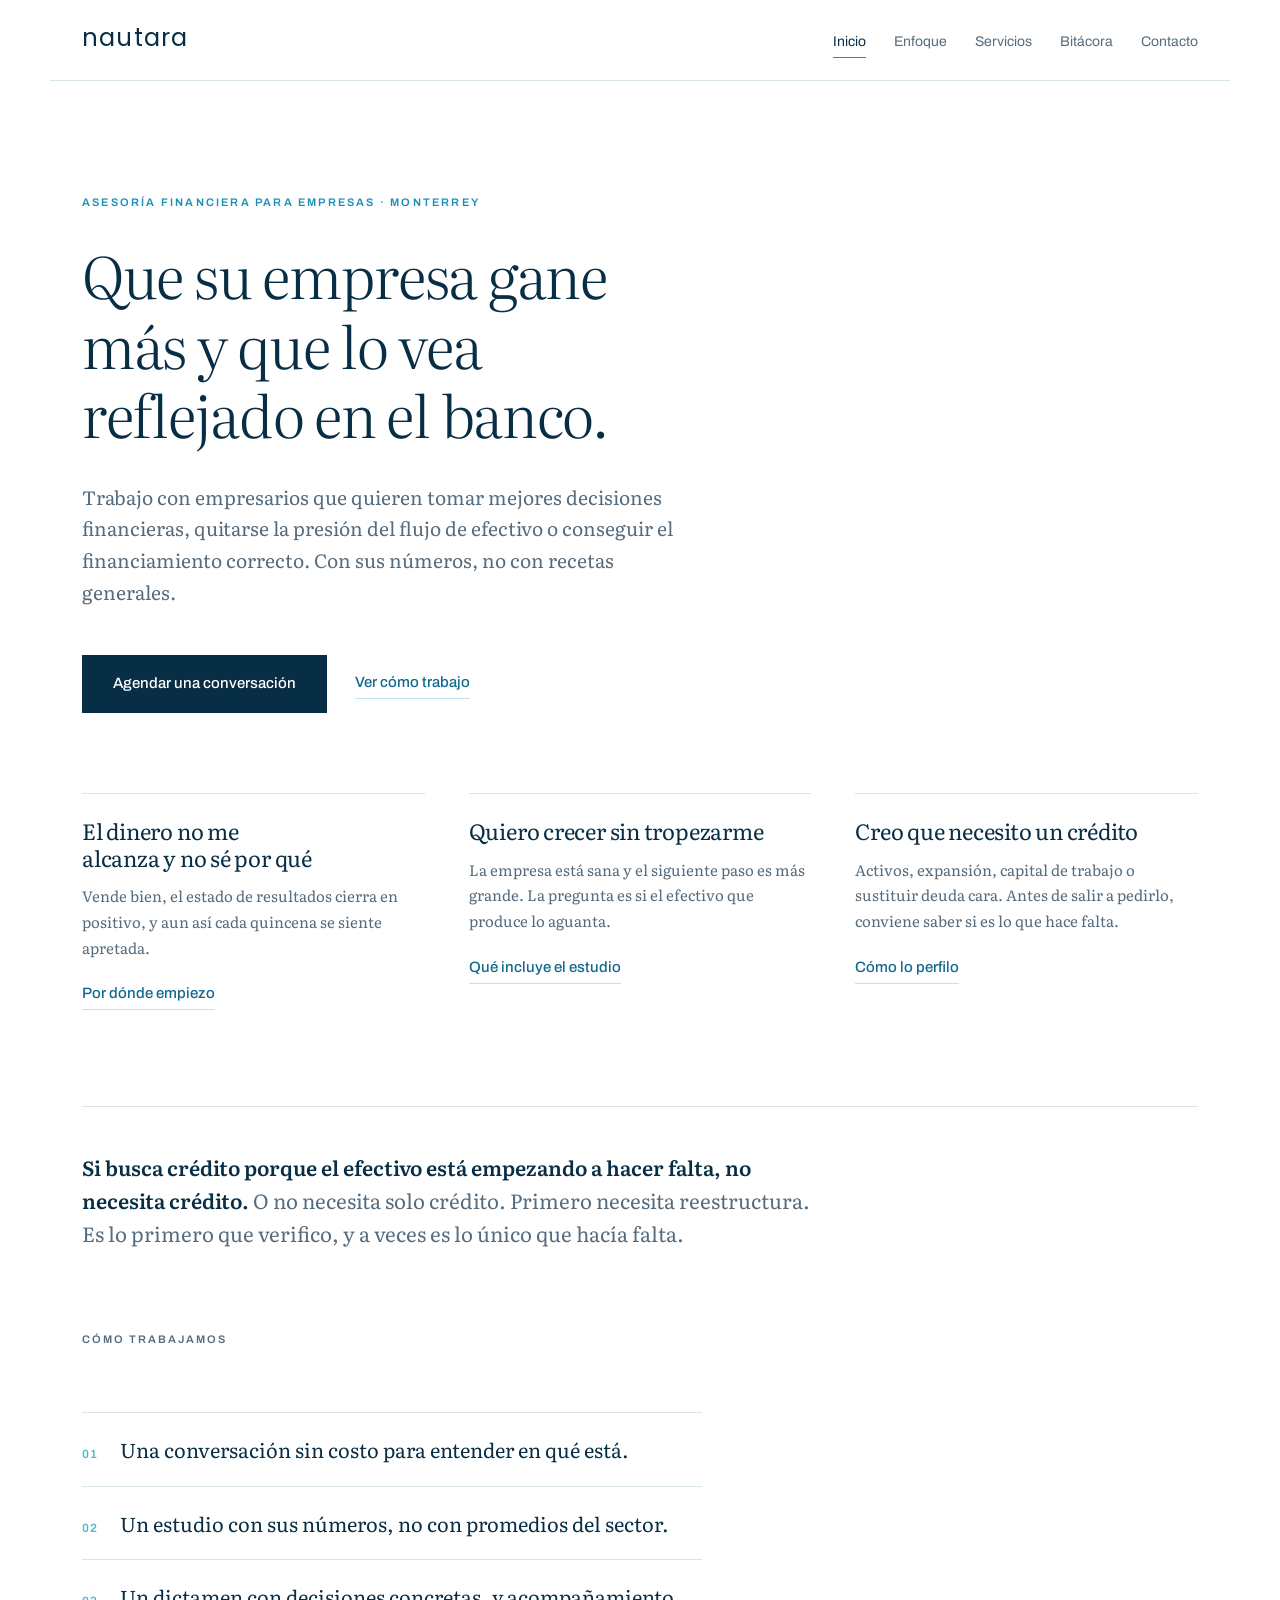
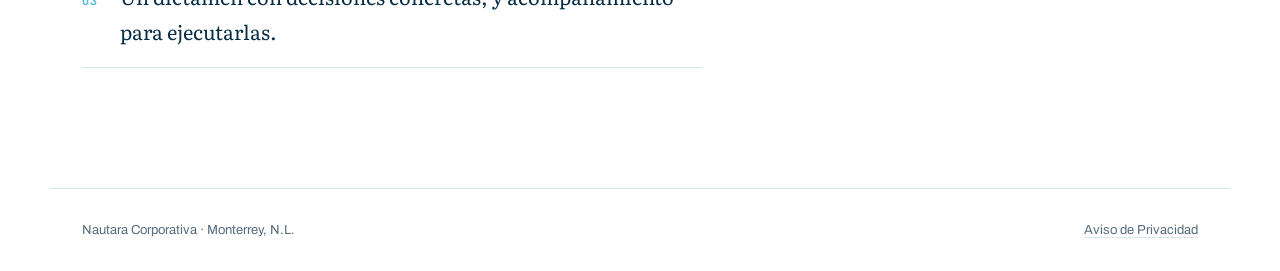
<file: index.html>
<!doctype html>
<html lang="es-MX">
<head>
<meta charset="utf-8">
<meta name="viewport" content="width=device-width, initial-scale=1">
<title>Nautara Corporativa · Asesoría financiera en Monterrey</title>
<meta name="description" content="Análisis de salud financiera y gestión de financiamiento para empresas en Monterrey, con base en el flujo de efectivo.">
<link rel="canonical" href="https://nautara.com.mx/">
<meta property="og:title" content="Nautara Corporativa · Asesoría financiera en Monterrey">
<meta property="og:description" content="Análisis de salud financiera y gestión de financiamiento para empresas en Monterrey, con base en el flujo de efectivo.">
<meta property="og:type" content="website">
<meta property="og:locale" content="es_MX">
<meta property="og:url" content="https://nautara.com.mx/">
<link rel="preconnect" href="https://fonts.gstatic.com" crossorigin>
<link rel="stylesheet" href="https://fonts.googleapis.com/css2?family=Poppins:wght@400&family=Literata:opsz,wght@7..72,300;7..72,400;7..72,600&family=Archivo:wght@400;500;600&display=swap">
<link rel="stylesheet" href="/assets/estilos.css">
</head>
<body>

<a class="saltar" href="#principal">Saltar al contenido</a>

<header class="barra">
  <div class="barra-in">
    <a class="logotipo" href="/">nautara</a>
    <nav aria-label="Principal">
      <a href="/" aria-current="page">Inicio</a>
      <a href="/enfoque/">Enfoque</a>
      <a href="/servicios/">Servicios</a>
      <a href="/bitacora/">Bitácora</a>
      <a href="/contacto/">Contacto</a>
    </nav>
  </div>
</header>

<main class="envoltura" id="principal">
  <p class="cejilla">Asesoría financiera para empresas · Monterrey</p>
  <h1>Que su empresa gane más y que lo vea reflejado en el banco.</h1>
  <p class="entrada">Trabajo con empresarios que quieren tomar mejores decisiones financieras, quitarse la presión del flujo de efectivo o conseguir el financiamiento correcto. Con sus números, no con recetas generales.</p>
  <div class="acciones">
    <a class="btn" href="/contacto/">Agendar una conversación</a>
    <a class="enlace" href="/servicios/">Ver cómo trabajo</a>
  </div>

  <div class="situaciones">
    <div class="situacion">
      <h3>El dinero no me alcanza y no sé por qué</h3>
      <p>Vende bien, el estado de resultados cierra en positivo, y aun así cada quincena se siente apretada.</p>
      <a class="enlace" href="/enfoque/">Por dónde empiezo</a>
    </div>
    <div class="situacion">
      <h3>Quiero crecer sin tropezarme</h3>
      <p>La empresa está sana y el siguiente paso es más grande. La pregunta es si el efectivo que produce lo aguanta.</p>
      <a class="enlace" href="/servicios/">Qué incluye el estudio</a>
    </div>
    <div class="situacion">
      <h3>Creo que necesito un crédito</h3>
      <p>Activos, expansión, capital de trabajo o sustituir deuda cara. Antes de salir a pedirlo, conviene saber si es lo que hace falta.</p>
      <a class="enlace" href="/servicios/">Cómo lo perfilo</a>
    </div>
  </div>

  <div class="aire"></div>
  <hr class="filete">
  <p class="destacado"><strong>Si busca crédito porque el efectivo está empezando a hacer falta, no necesita crédito.</strong> O no necesita solo crédito. Primero necesita reestructura. Es lo primero que verifico, y a veces es lo único que hacía falta.</p>

  <p class="sub" style="margin-top:clamp(56px,7vw,80px)">Cómo trabajamos</p>
  <ol class="preguntas">
    <li><b>01</b><span>Una conversación sin costo para entender en qué está.</span></li>
    <li><b>02</b><span>Un estudio con sus números, no con promedios del sector.</span></li>
    <li><b>03</b><span>Un dictamen con decisiones concretas, y acompañamiento para ejecutarlas.</span></li>
  </ol>

</main>

<footer>
  <div class="pie-in">
    <span>Nautara Corporativa · Monterrey, N.L.</span>
    <span><a href="/aviso-de-privacidad/">Aviso de Privacidad</a></span>
  </div>
</footer>

</body>
</html>
</file>
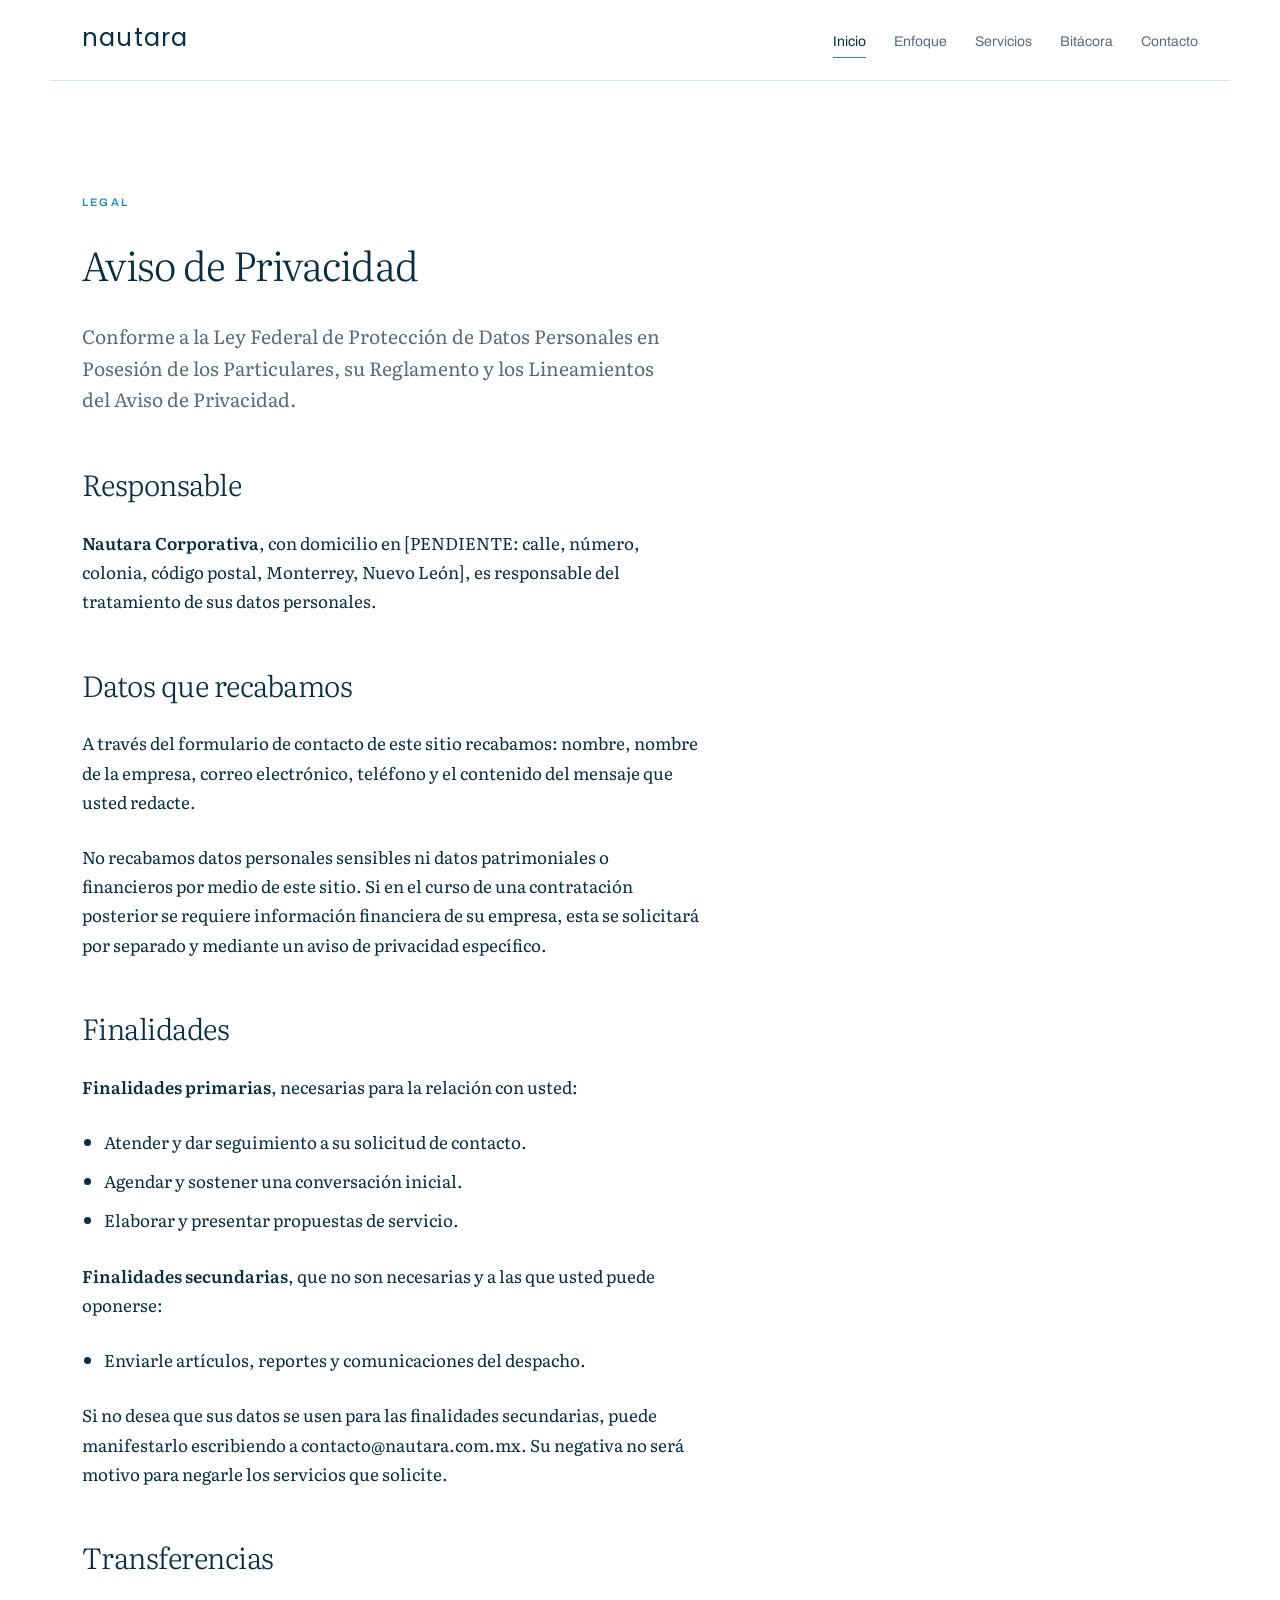
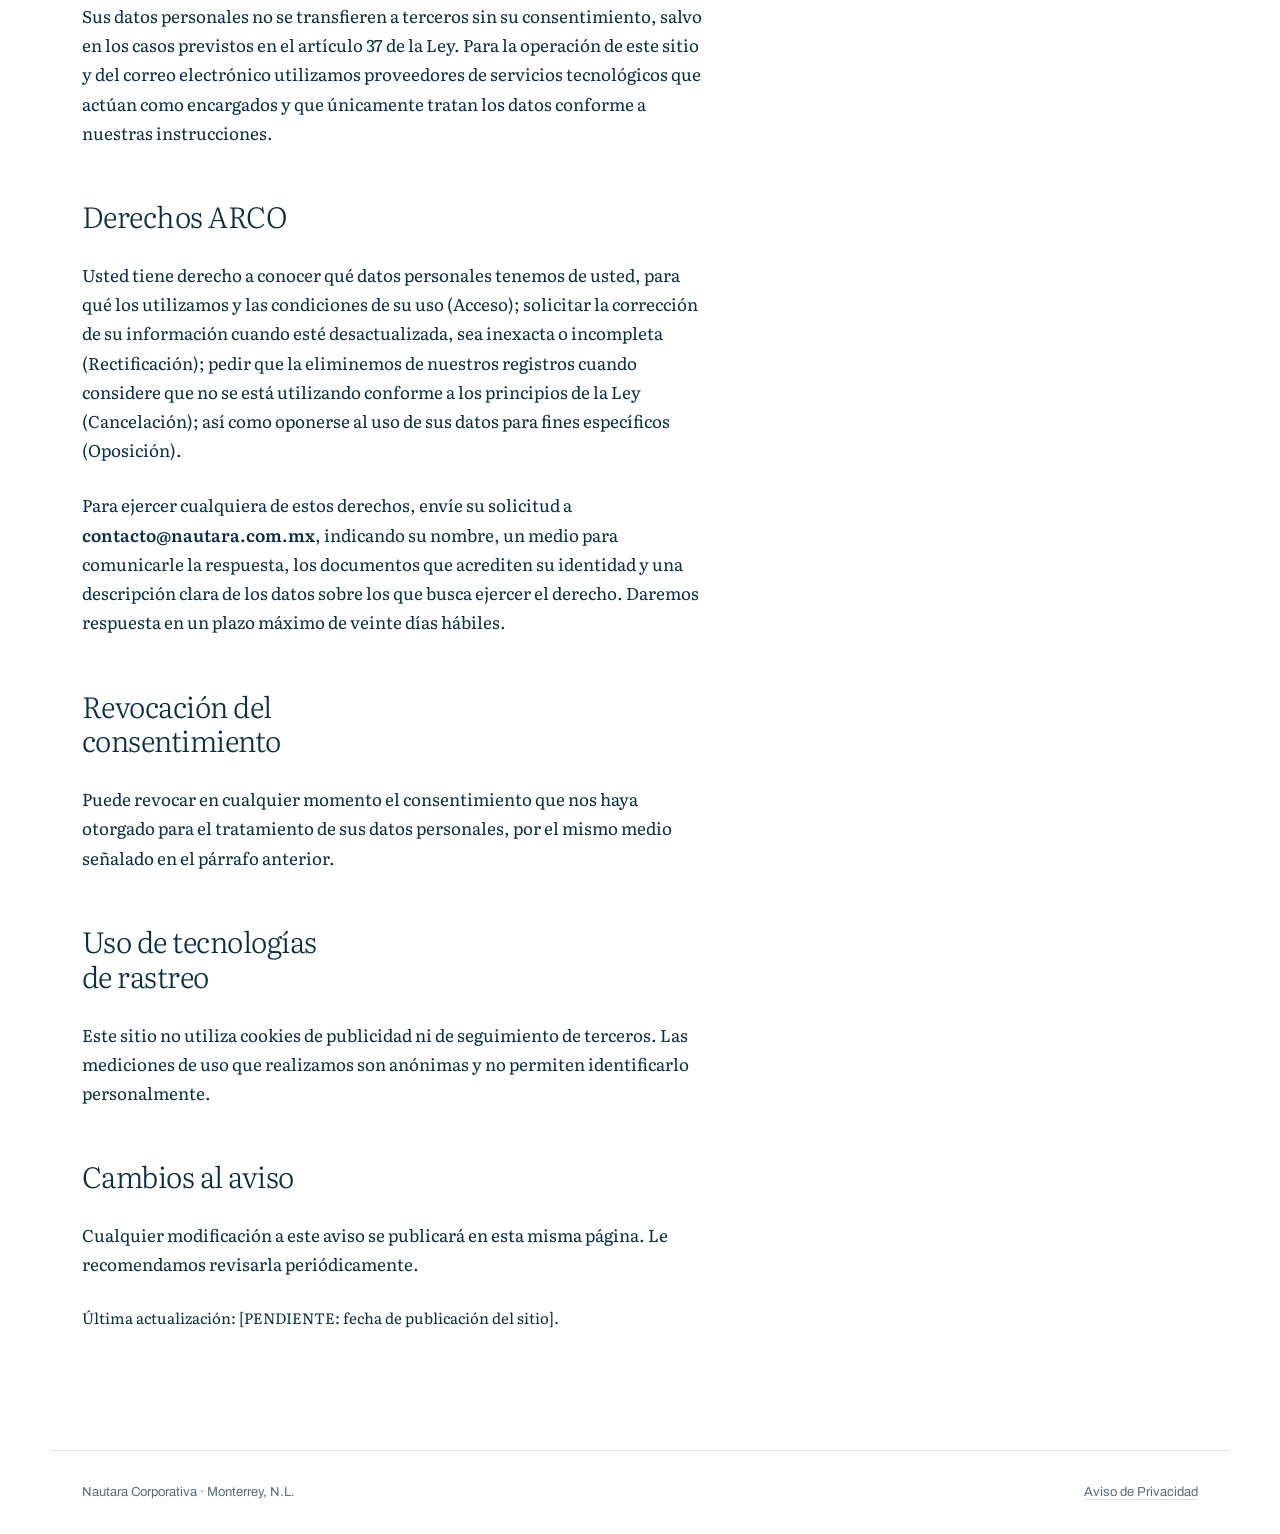
<file: aviso-de-privacidad/index.html>
<!doctype html>
<html lang="es-MX">
<head>
<meta charset="utf-8">
<meta name="viewport" content="width=device-width, initial-scale=1">
<title>Aviso de Privacidad · Nautara Corporativa</title>
<meta name="description" content="Aviso de privacidad de Nautara Corporativa conforme a la legislación mexicana.">
<link rel="canonical" href="https://nautara.com.mx/aviso-de-privacidad/">
<meta property="og:title" content="Aviso de Privacidad · Nautara Corporativa">
<meta property="og:description" content="Aviso de privacidad de Nautara Corporativa conforme a la legislación mexicana.">
<meta property="og:type" content="website">
<meta property="og:locale" content="es_MX">
<meta property="og:url" content="https://nautara.com.mx/aviso-de-privacidad/">
<link rel="preconnect" href="https://fonts.gstatic.com" crossorigin>
<link rel="stylesheet" href="https://fonts.googleapis.com/css2?family=Poppins:wght@400&family=Literata:opsz,wght@7..72,300;7..72,400;7..72,600&family=Archivo:wght@400;500;600&display=swap">
<link rel="stylesheet" href="/assets/estilos.css">
</head>
<body>

<a class="saltar" href="#principal">Saltar al contenido</a>

<header class="barra">
  <div class="barra-in">
    <a class="logotipo" href="/">nautara</a>
    <nav aria-label="Principal">
      <a href="/" aria-current="page">Inicio</a>
      <a href="/enfoque/">Enfoque</a>
      <a href="/servicios/">Servicios</a>
      <a href="/bitacora/">Bitácora</a>
      <a href="/contacto/">Contacto</a>
    </nav>
  </div>
</header>

<main class="envoltura" id="principal">
  <p class="cejilla">Legal</p>
  <h2>Aviso de Privacidad</h2>
  <p class="entrada">Conforme a la Ley Federal de Protección de Datos Personales en Posesión de los Particulares, su Reglamento y los Lineamientos del Aviso de Privacidad.</p>

  <div class="cuerpo">
    <h2>Responsable</h2>
    <p><strong>Nautara Corporativa</strong>, con domicilio en [PENDIENTE: calle, número, colonia, código postal, Monterrey, Nuevo León], es responsable del tratamiento de sus datos personales.</p>

    <h2>Datos que recabamos</h2>
    <p>A través del formulario de contacto de este sitio recabamos: nombre, nombre de la empresa, correo electrónico, teléfono y el contenido del mensaje que usted redacte.</p>
    <p>No recabamos datos personales sensibles ni datos patrimoniales o financieros por medio de este sitio. Si en el curso de una contratación posterior se requiere información financiera de su empresa, esta se solicitará por separado y mediante un aviso de privacidad específico.</p>

    <h2>Finalidades</h2>
    <p><strong>Finalidades primarias</strong>, necesarias para la relación con usted:</p>
    <ul>
      <li>Atender y dar seguimiento a su solicitud de contacto.</li>
      <li>Agendar y sostener una conversación inicial.</li>
      <li>Elaborar y presentar propuestas de servicio.</li>
    </ul>
    <p><strong>Finalidades secundarias</strong>, que no son necesarias y a las que usted puede oponerse:</p>
    <ul>
      <li>Enviarle artículos, reportes y comunicaciones del despacho.</li>
    </ul>
    <p>Si no desea que sus datos se usen para las finalidades secundarias, puede manifestarlo escribiendo a contacto@nautara.com.mx. Su negativa no será motivo para negarle los servicios que solicite.</p>

    <h2>Transferencias</h2>
    <p>Sus datos personales no se transfieren a terceros sin su consentimiento, salvo en los casos previstos en el artículo 37 de la Ley. Para la operación de este sitio y del correo electrónico utilizamos proveedores de servicios tecnológicos que actúan como encargados y que únicamente tratan los datos conforme a nuestras instrucciones.</p>

    <h2>Derechos ARCO</h2>
    <p>Usted tiene derecho a conocer qué datos personales tenemos de usted, para qué los utilizamos y las condiciones de su uso (Acceso); solicitar la corrección de su información cuando esté desactualizada, sea inexacta o incompleta (Rectificación); pedir que la eliminemos de nuestros registros cuando considere que no se está utilizando conforme a los principios de la Ley (Cancelación); así como oponerse al uso de sus datos para fines específicos (Oposición).</p>
    <p>Para ejercer cualquiera de estos derechos, envíe su solicitud a <strong>contacto@nautara.com.mx</strong>, indicando su nombre, un medio para comunicarle la respuesta, los documentos que acrediten su identidad y una descripción clara de los datos sobre los que busca ejercer el derecho. Daremos respuesta en un plazo máximo de veinte días hábiles.</p>

    <h2>Revocación del consentimiento</h2>
    <p>Puede revocar en cualquier momento el consentimiento que nos haya otorgado para el tratamiento de sus datos personales, por el mismo medio señalado en el párrafo anterior.</p>

    <h2>Uso de tecnologías de rastreo</h2>
    <p>Este sitio no utiliza cookies de publicidad ni de seguimiento de terceros. Las mediciones de uso que realizamos son anónimas y no permiten identificarlo personalmente.</p>

    <h2>Cambios al aviso</h2>
    <p>Cualquier modificación a este aviso se publicará en esta misma página. Le recomendamos revisarla periódicamente.</p>

    <p class="pie">Última actualización: [PENDIENTE: fecha de publicación del sitio].</p>
  </div>

</main>

<footer>
  <div class="pie-in">
    <span>Nautara Corporativa · Monterrey, N.L.</span>
    <span><a href="/aviso-de-privacidad/">Aviso de Privacidad</a></span>
  </div>
</footer>

</body>
</html>
</file>
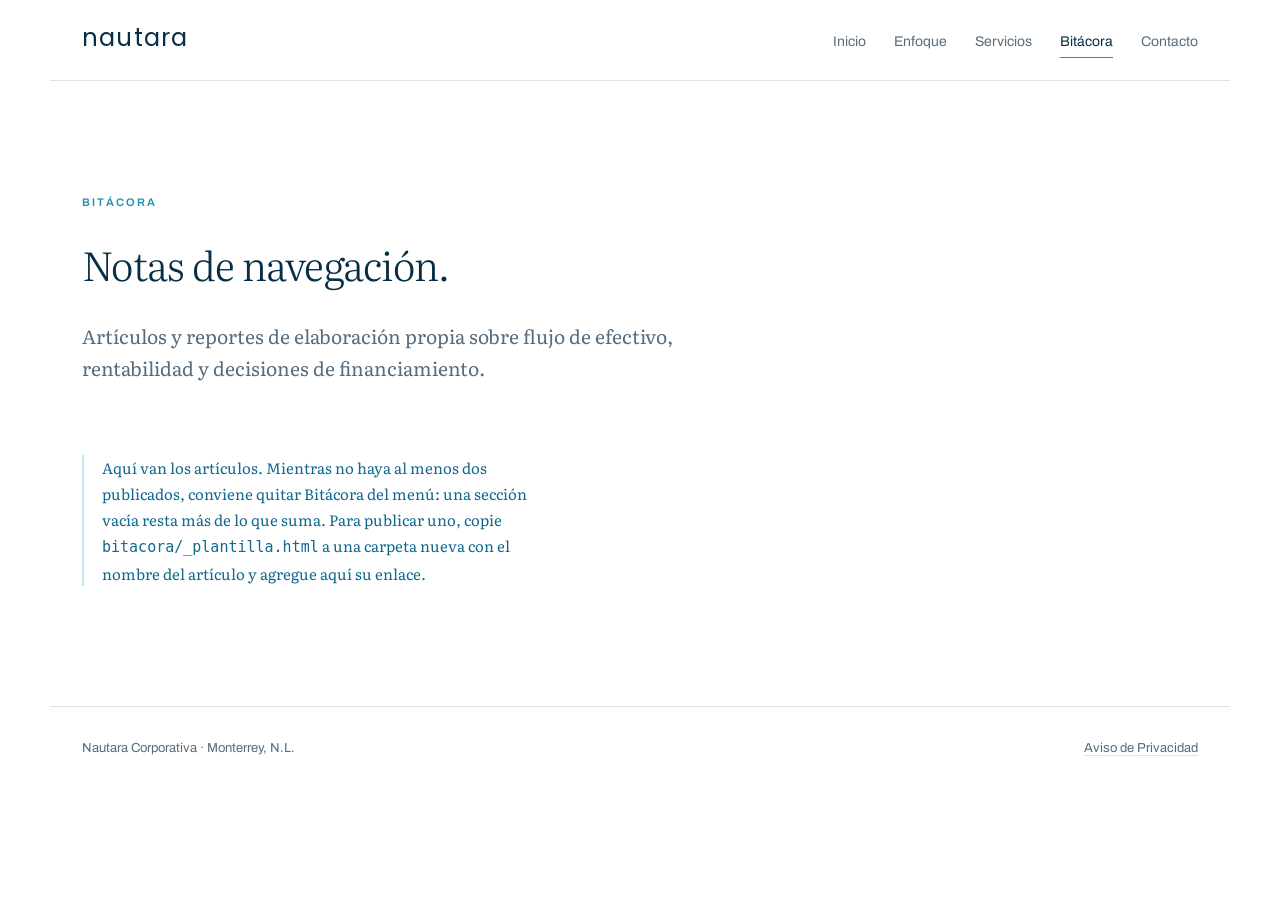
<file: bitacora/index.html>
<!doctype html>
<html lang="es-MX">
<head>
<meta charset="utf-8">
<meta name="viewport" content="width=device-width, initial-scale=1">
<title>Bitácora · Nautara Corporativa</title>
<meta name="description" content="Artículos y reportes sobre flujo de efectivo, rentabilidad y decisiones de financiamiento.">
<link rel="canonical" href="https://nautara.com.mx/bitacora/">
<meta property="og:title" content="Bitácora · Nautara Corporativa">
<meta property="og:description" content="Artículos y reportes sobre flujo de efectivo, rentabilidad y decisiones de financiamiento.">
<meta property="og:type" content="website">
<meta property="og:locale" content="es_MX">
<meta property="og:url" content="https://nautara.com.mx/bitacora/">
<link rel="preconnect" href="https://fonts.gstatic.com" crossorigin>
<link rel="stylesheet" href="https://fonts.googleapis.com/css2?family=Poppins:wght@400&family=Literata:opsz,wght@7..72,300;7..72,400;7..72,600&family=Archivo:wght@400;500;600&display=swap">
<link rel="stylesheet" href="/assets/estilos.css">
</head>
<body>

<a class="saltar" href="#principal">Saltar al contenido</a>

<header class="barra">
  <div class="barra-in">
    <a class="logotipo" href="/">nautara</a>
    <nav aria-label="Principal">
      <a href="/">Inicio</a>
      <a href="/enfoque/">Enfoque</a>
      <a href="/servicios/">Servicios</a>
      <a href="/bitacora/" aria-current="page">Bitácora</a>
      <a href="/contacto/">Contacto</a>
    </nav>
  </div>
</header>

<main class="envoltura" id="principal">
  <p class="cejilla">Bitácora</p>
  <h2>Notas de navegación.</h2>
  <p class="entrada">Artículos y reportes de elaboración propia sobre flujo de efectivo, rentabilidad y decisiones de financiamiento.</p>

  <div class="articulos">
    <p class="nota">Aquí van los artículos. Mientras no haya al menos dos publicados, conviene quitar Bitácora del menú: una sección vacía resta más de lo que suma. Para publicar uno, copie <code>bitacora/_plantilla.html</code> a una carpeta nueva con el nombre del artículo y agregue aquí su enlace.</p>
  </div>

</main>

<footer>
  <div class="pie-in">
    <span>Nautara Corporativa · Monterrey, N.L.</span>
    <span><a href="/aviso-de-privacidad/">Aviso de Privacidad</a></span>
  </div>
</footer>

</body>
</html>
</file>
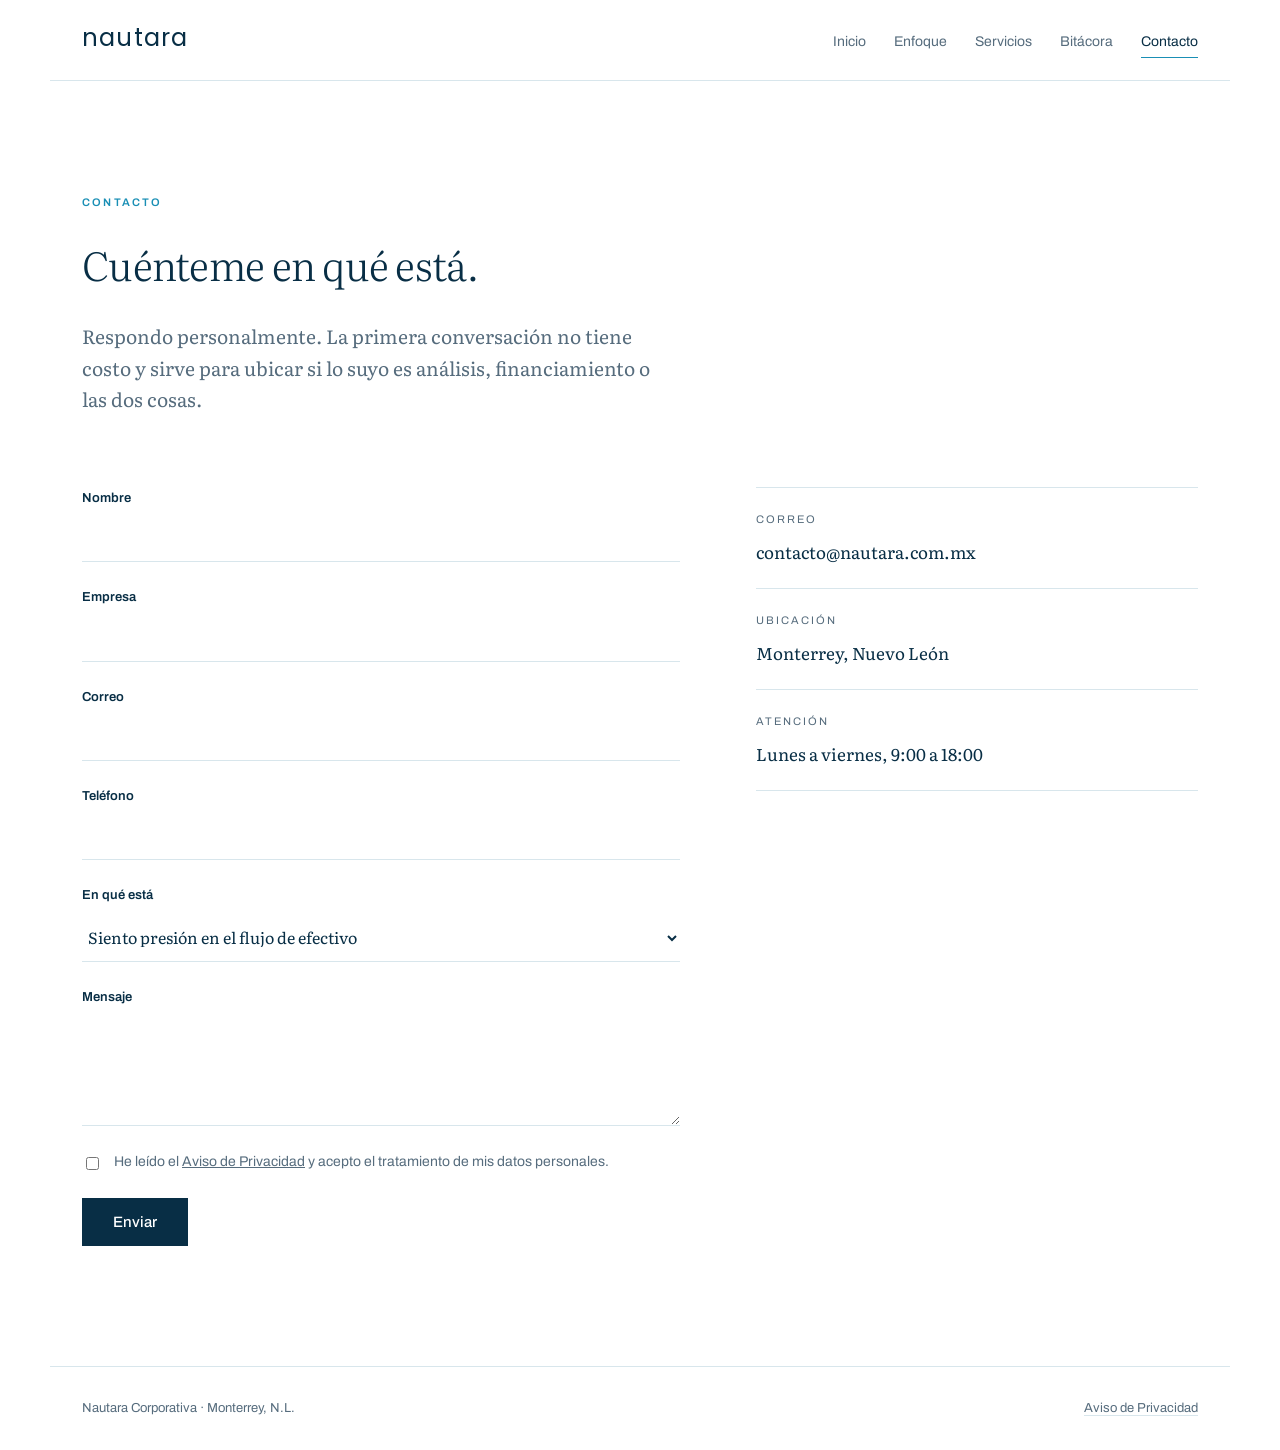
<file: contacto/index.html>
<!doctype html>
<html lang="es-MX">
<head>
<meta charset="utf-8">
<meta name="viewport" content="width=device-width, initial-scale=1">
<title>Contacto · Nautara Corporativa</title>
<meta name="description" content="Escríbanos para agendar una primera conversación sin costo sobre la salud financiera de su empresa.">
<link rel="canonical" href="https://nautara.com.mx/contacto/">
<meta property="og:title" content="Contacto · Nautara Corporativa">
<meta property="og:description" content="Escríbanos para agendar una primera conversación sin costo sobre la salud financiera de su empresa.">
<meta property="og:type" content="website">
<meta property="og:locale" content="es_MX">
<meta property="og:url" content="https://nautara.com.mx/contacto/">
<link rel="preconnect" href="https://fonts.gstatic.com" crossorigin>
<link rel="stylesheet" href="https://fonts.googleapis.com/css2?family=Poppins:wght@400&family=Literata:opsz,wght@7..72,300;7..72,400;7..72,600&family=Archivo:wght@400;500;600&display=swap">
<link rel="stylesheet" href="/assets/estilos.css">
</head>
<body>

<a class="saltar" href="#principal">Saltar al contenido</a>

<header class="barra">
  <div class="barra-in">
    <a class="logotipo" href="/">nautara</a>
    <nav aria-label="Principal">
      <a href="/">Inicio</a>
      <a href="/enfoque/">Enfoque</a>
      <a href="/servicios/">Servicios</a>
      <a href="/bitacora/">Bitácora</a>
      <a href="/contacto/" aria-current="page">Contacto</a>
    </nav>
  </div>
</header>

<main class="envoltura" id="principal">
  <p class="cejilla">Contacto</p>
  <h2>Cuénteme en qué está.</h2>
  <p class="entrada">Respondo personalmente. La primera conversación no tiene costo y sirve para ubicar si lo suyo es análisis, financiamiento o las dos cosas.</p>

  <div class="contacto">
    <form id="forma" action="https://api.web3forms.com/submit" method="POST">
      <!-- Pegar aqui la clave de acceso de Web3Forms. Ver README.md -->
      <input type="hidden" name="access_key" value="PENDIENTE-CLAVE-WEB3FORMS">
      <input type="hidden" name="subject" value="Nuevo mensaje desde nautara.com.mx">
      <input type="hidden" name="from_name" value="Sitio Nautara">
      <input type="checkbox" name="botcheck" class="oculto" style="display:none" tabindex="-1" autocomplete="off">

      <div class="campo">
        <label for="nombre">Nombre</label>
        <input id="nombre" name="nombre" type="text" autocomplete="name" required>
      </div>
      <div class="campo">
        <label for="empresa">Empresa</label>
        <input id="empresa" name="empresa" type="text" autocomplete="organization">
      </div>
      <div class="campo">
        <label for="correo">Correo</label>
        <input id="correo" name="correo" type="email" autocomplete="email" required>
      </div>
      <div class="campo">
        <label for="telefono">Teléfono</label>
        <input id="telefono" name="telefono" type="tel" autocomplete="tel">
      </div>
      <div class="campo">
        <label for="tema">En qué está</label>
        <select id="tema" name="tema">
          <option>Siento presión en el flujo de efectivo</option>
          <option>Quiero más eficiencia y mejores resultados</option>
          <option>Creo que necesito financiamiento</option>
          <option>Quiero valuar mi empresa</option>
          <option>Revisión contable y fiscal</option>
          <option>Todavía no lo tengo claro</option>
        </select>
      </div>
      <div class="campo">
        <label for="mensaje">Mensaje</label>
        <textarea id="mensaje" name="mensaje"></textarea>
      </div>

      <div class="consentimiento">
        <input id="consiento" name="consentimiento" type="checkbox" value="si" required>
        <label for="consiento">He leído el <a href="/aviso-de-privacidad/">Aviso de Privacidad</a> y acepto el tratamiento de mis datos personales.</label>
      </div>

      <button class="btn" type="submit">Enviar</button>
    </form>

    <div>
      <div class="dato">
        <span>Correo</span>
        <strong>contacto@nautara.com.mx</strong>
      </div>
      <div class="dato">
        <span>Ubicación</span>
        <strong>Monterrey, Nuevo León</strong>
      </div>
      <div class="dato">
        <span>Atención</span>
        <strong>Lunes a viernes, 9:00 a 18:00</strong>
      </div>
    </div>
  </div>

</main>

<footer>
  <div class="pie-in">
    <span>Nautara Corporativa · Monterrey, N.L.</span>
    <span><a href="/aviso-de-privacidad/">Aviso de Privacidad</a></span>
  </div>
</footer>

</body>
</html>
</file>
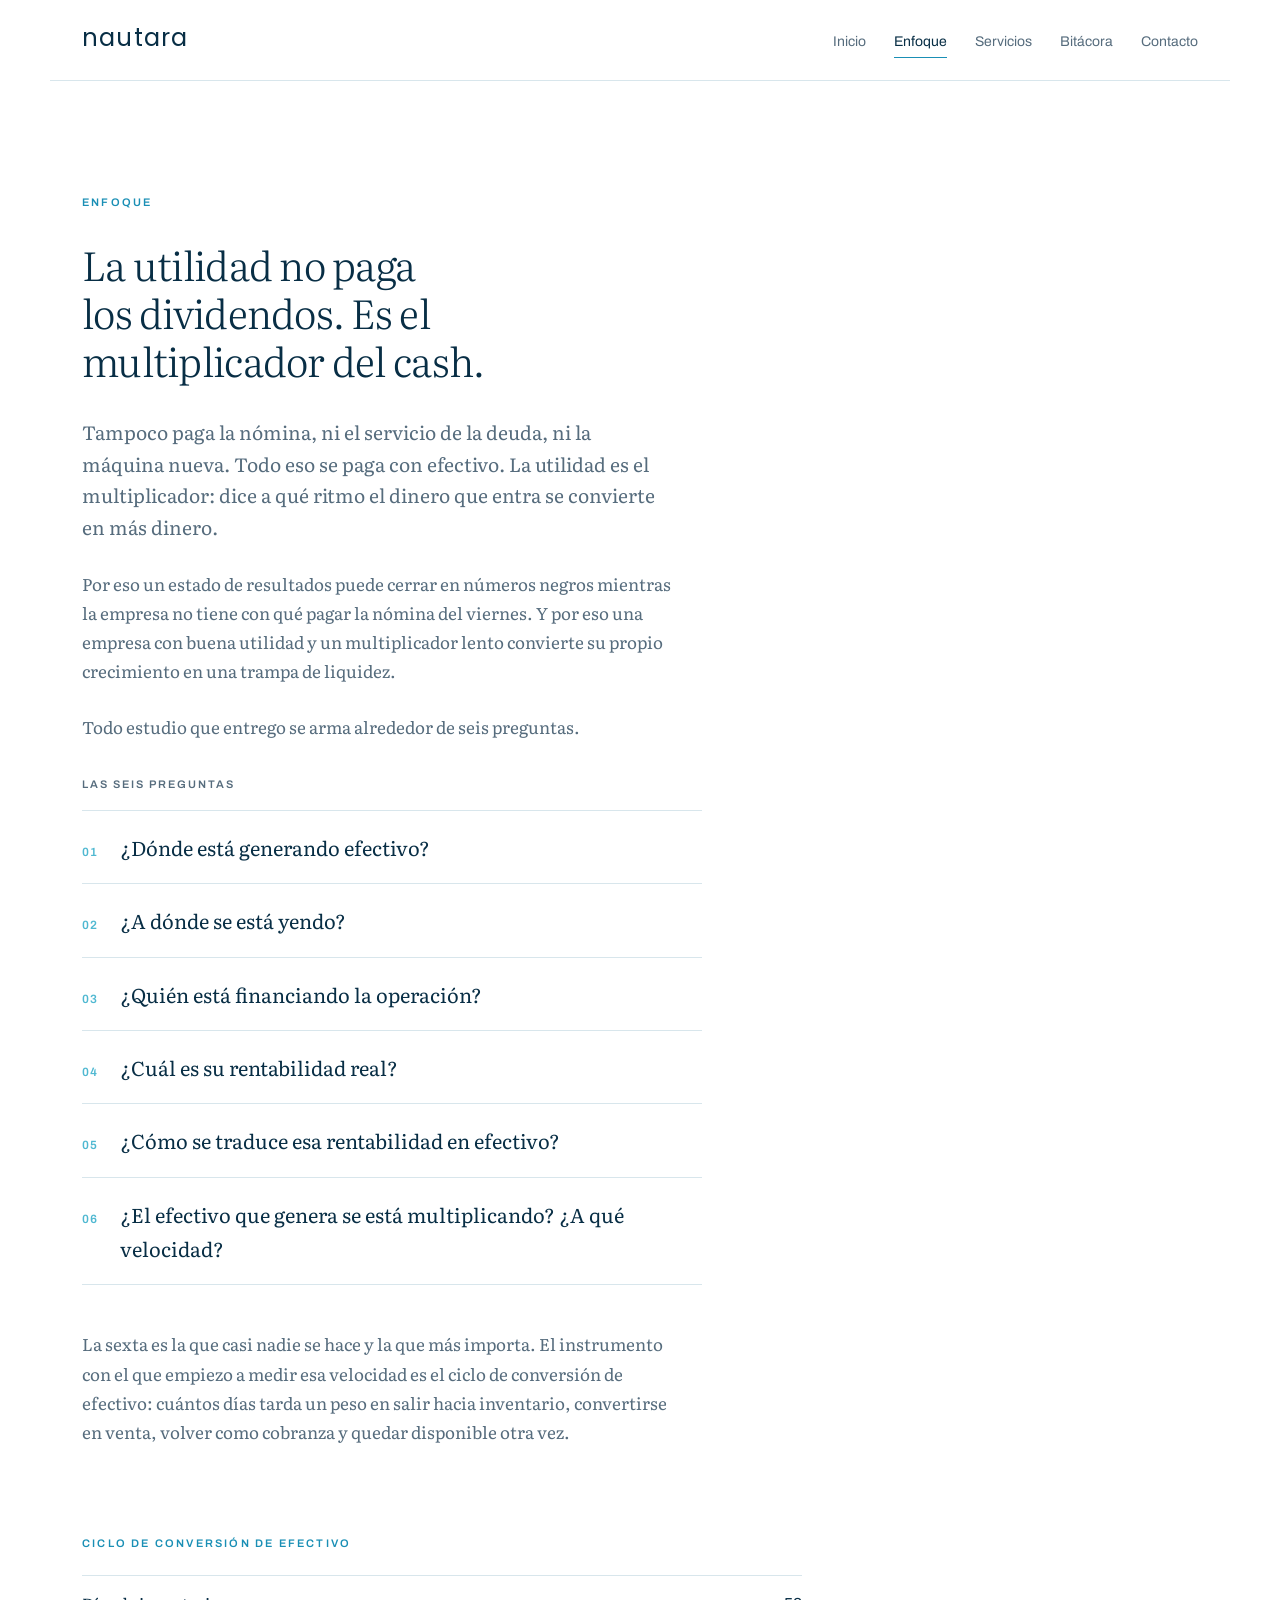
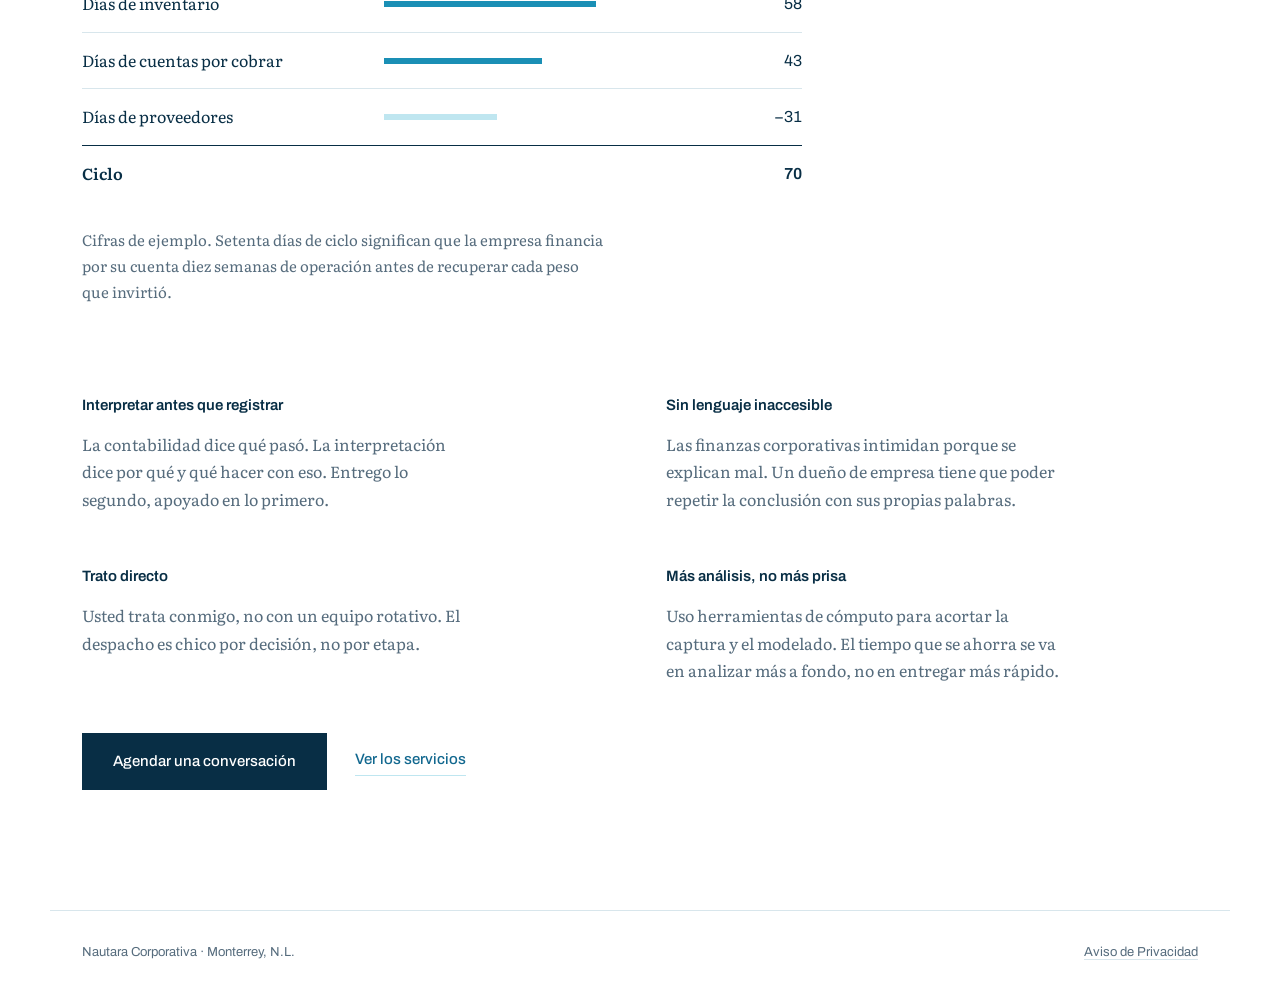
<file: enfoque/index.html>
<!doctype html>
<html lang="es-MX">
<head>
<meta charset="utf-8">
<meta name="viewport" content="width=device-width, initial-scale=1">
<title>Enfoque · Nautara Corporativa</title>
<meta name="description" content="La utilidad es el multiplicador del efectivo. Las seis preguntas con las que se arma cada estudio de salud financiera.">
<link rel="canonical" href="https://nautara.com.mx/enfoque/">
<meta property="og:title" content="Enfoque · Nautara Corporativa">
<meta property="og:description" content="La utilidad es el multiplicador del efectivo. Las seis preguntas con las que se arma cada estudio de salud financiera.">
<meta property="og:type" content="website">
<meta property="og:locale" content="es_MX">
<meta property="og:url" content="https://nautara.com.mx/enfoque/">
<link rel="preconnect" href="https://fonts.gstatic.com" crossorigin>
<link rel="stylesheet" href="https://fonts.googleapis.com/css2?family=Poppins:wght@400&family=Literata:opsz,wght@7..72,300;7..72,400;7..72,600&family=Archivo:wght@400;500;600&display=swap">
<link rel="stylesheet" href="/assets/estilos.css">
</head>
<body>

<a class="saltar" href="#principal">Saltar al contenido</a>

<header class="barra">
  <div class="barra-in">
    <a class="logotipo" href="/">nautara</a>
    <nav aria-label="Principal">
      <a href="/">Inicio</a>
      <a href="/enfoque/" aria-current="page">Enfoque</a>
      <a href="/servicios/">Servicios</a>
      <a href="/bitacora/">Bitácora</a>
      <a href="/contacto/">Contacto</a>
    </nav>
  </div>
</header>

<main class="envoltura" id="principal">
  <p class="cejilla">Enfoque</p>
  <h2>La utilidad no paga los dividendos. Es el multiplicador del cash.</h2>
  <p class="entrada">Tampoco paga la nómina, ni el servicio de la deuda, ni la máquina nueva. Todo eso se paga con efectivo. La utilidad es el multiplicador: dice a qué ritmo el dinero que entra se convierte en más dinero.</p>
  <p class="parrafo">Por eso un estado de resultados puede cerrar en números negros mientras la empresa no tiene con qué pagar la nómina del viernes. Y por eso una empresa con buena utilidad y un multiplicador lento convierte su propio crecimiento en una trampa de liquidez.</p>
  <p class="parrafo">Todo estudio que entrego se arma alrededor de seis preguntas.</p>

  <p class="sub">Las seis preguntas</p>
  <ol class="preguntas" style="margin-top:16px">
    <li><b>01</b><span>¿Dónde está generando efectivo?</span></li>
    <li><b>02</b><span>¿A dónde se está yendo?</span></li>
    <li><b>03</b><span>¿Quién está financiando la operación?</span></li>
    <li><b>04</b><span>¿Cuál es su rentabilidad real?</span></li>
    <li><b>05</b><span>¿Cómo se traduce esa rentabilidad en efectivo?</span></li>
    <li><b>06</b><span>¿El efectivo que genera se está multiplicando? ¿A qué velocidad?</span></li>
  </ol>

  <p class="parrafo" style="margin-top:44px">La sexta es la que casi nadie se hace y la que más importa. El instrumento con el que empiezo a medir esa velocidad es el ciclo de conversión de efectivo: cuántos días tarda un peso en salir hacia inventario, convertirse en venta, volver como cobranza y quedar disponible otra vez.</p>

  <div class="medidor">
    <table>
      <caption>Ciclo de conversión de efectivo</caption>
      <tbody>
        <tr><td>Días de inventario</td><td><div class="barra-dato" style="width:62%"></div></td><td>58</td></tr>
        <tr><td>Días de cuentas por cobrar</td><td><div class="barra-dato" style="width:46%"></div></td><td>43</td></tr>
        <tr><td>Días de proveedores</td><td><div class="barra-dato resta" style="width:33%"></div></td><td>&minus;31</td></tr>
        <tr class="total"><td>Ciclo</td><td></td><td>70</td></tr>
      </tbody>
    </table>
    <p class="pie">Cifras de ejemplo. Setenta días de ciclo significan que la empresa financia por su cuenta diez semanas de operación antes de recuperar cada peso que invirtió.</p>
  </div>

  <div class="principios">
    <div class="principio">
      <h4>Interpretar antes que registrar</h4>
      <p>La contabilidad dice qué pasó. La interpretación dice por qué y qué hacer con eso. Entrego lo segundo, apoyado en lo primero.</p>
    </div>
    <div class="principio">
      <h4>Sin lenguaje inaccesible</h4>
      <p>Las finanzas corporativas intimidan porque se explican mal. Un dueño de empresa tiene que poder repetir la conclusión con sus propias palabras.</p>
    </div>
    <div class="principio">
      <h4>Trato directo</h4>
      <p>Usted trata conmigo, no con un equipo rotativo. El despacho es chico por decisión, no por etapa.</p>
    </div>
    <div class="principio">
      <h4>Más análisis, no más prisa</h4>
      <p>Uso herramientas de cómputo para acortar la captura y el modelado. El tiempo que se ahorra se va en analizar más a fondo, no en entregar más rápido.</p>
    </div>
  </div>

  <div class="acciones">
    <a class="btn" href="/contacto/">Agendar una conversación</a>
    <a class="enlace" href="/servicios/">Ver los servicios</a>
  </div>

</main>

<footer>
  <div class="pie-in">
    <span>Nautara Corporativa · Monterrey, N.L.</span>
    <span><a href="/aviso-de-privacidad/">Aviso de Privacidad</a></span>
  </div>
</footer>

</body>
</html>
</file>
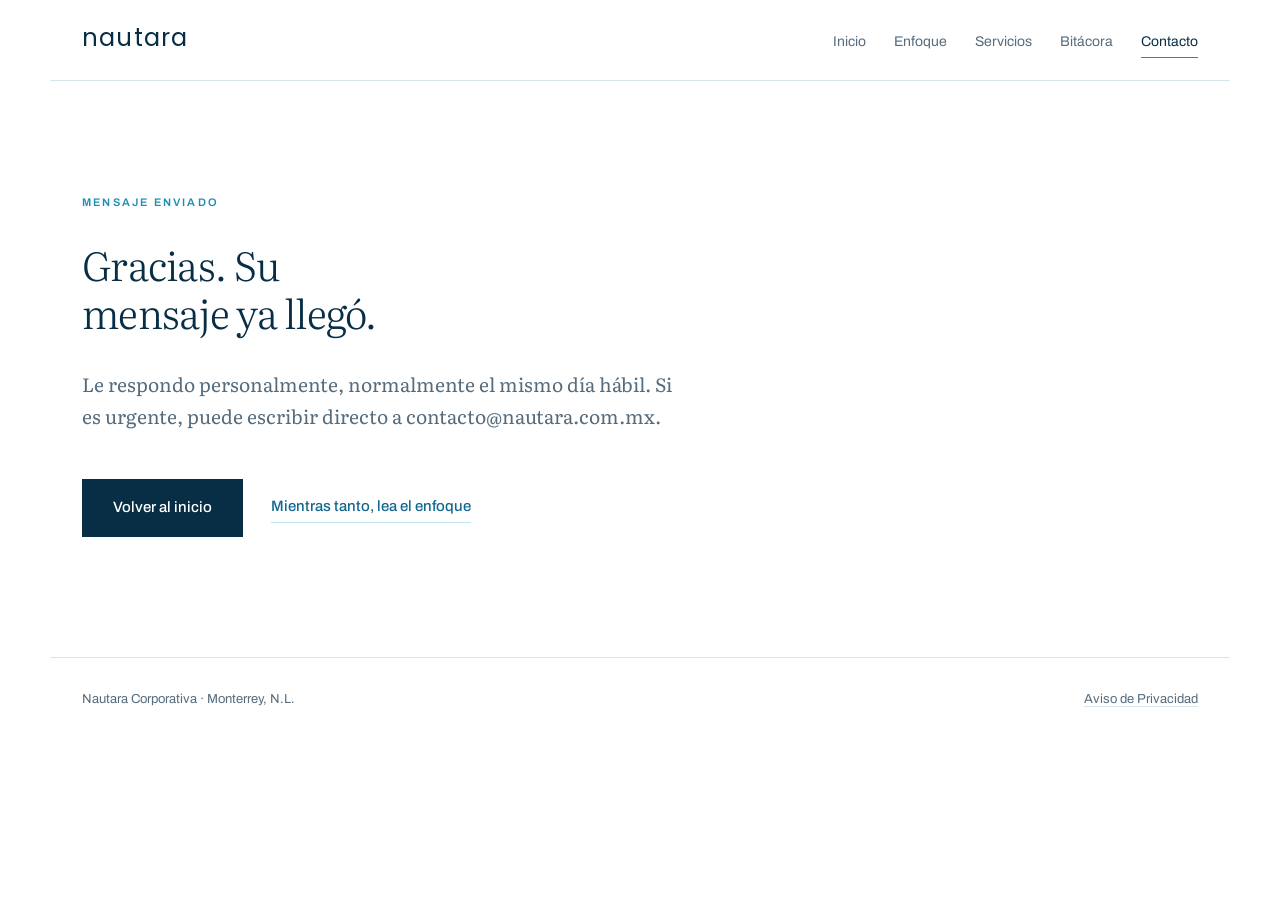
<file: gracias/index.html>
<!doctype html>
<html lang="es-MX">
<head>
<meta charset="utf-8">
<meta name="viewport" content="width=device-width, initial-scale=1">
<title>Mensaje enviado · Nautara Corporativa</title>
<meta name="description" content="Confirmación de envío del formulario de contacto.">
<link rel="canonical" href="https://nautara.com.mx/gracias/">
<meta property="og:title" content="Mensaje enviado · Nautara Corporativa">
<meta property="og:description" content="Confirmación de envío del formulario de contacto.">
<meta property="og:type" content="website">
<meta property="og:locale" content="es_MX">
<meta property="og:url" content="https://nautara.com.mx/gracias/">
<link rel="preconnect" href="https://fonts.gstatic.com" crossorigin>
<link rel="stylesheet" href="https://fonts.googleapis.com/css2?family=Poppins:wght@400&family=Literata:opsz,wght@7..72,300;7..72,400;7..72,600&family=Archivo:wght@400;500;600&display=swap">
<link rel="stylesheet" href="/assets/estilos.css">
</head>
<body>

<a class="saltar" href="#principal">Saltar al contenido</a>

<header class="barra">
  <div class="barra-in">
    <a class="logotipo" href="/">nautara</a>
    <nav aria-label="Principal">
      <a href="/">Inicio</a>
      <a href="/enfoque/">Enfoque</a>
      <a href="/servicios/">Servicios</a>
      <a href="/bitacora/">Bitácora</a>
      <a href="/contacto/" aria-current="page">Contacto</a>
    </nav>
  </div>
</header>

<main class="envoltura" id="principal">
  <p class="cejilla">Mensaje enviado</p>
  <h2>Gracias. Su mensaje ya llegó.</h2>
  <p class="entrada">Le respondo personalmente, normalmente el mismo día hábil. Si es urgente, puede escribir directo a contacto@nautara.com.mx.</p>
  <div class="acciones">
    <a class="btn" href="/">Volver al inicio</a>
    <a class="enlace" href="/enfoque/">Mientras tanto, lea el enfoque</a>
  </div>

</main>

<footer>
  <div class="pie-in">
    <span>Nautara Corporativa · Monterrey, N.L.</span>
    <span><a href="/aviso-de-privacidad/">Aviso de Privacidad</a></span>
  </div>
</footer>

</body>
</html>
</file>
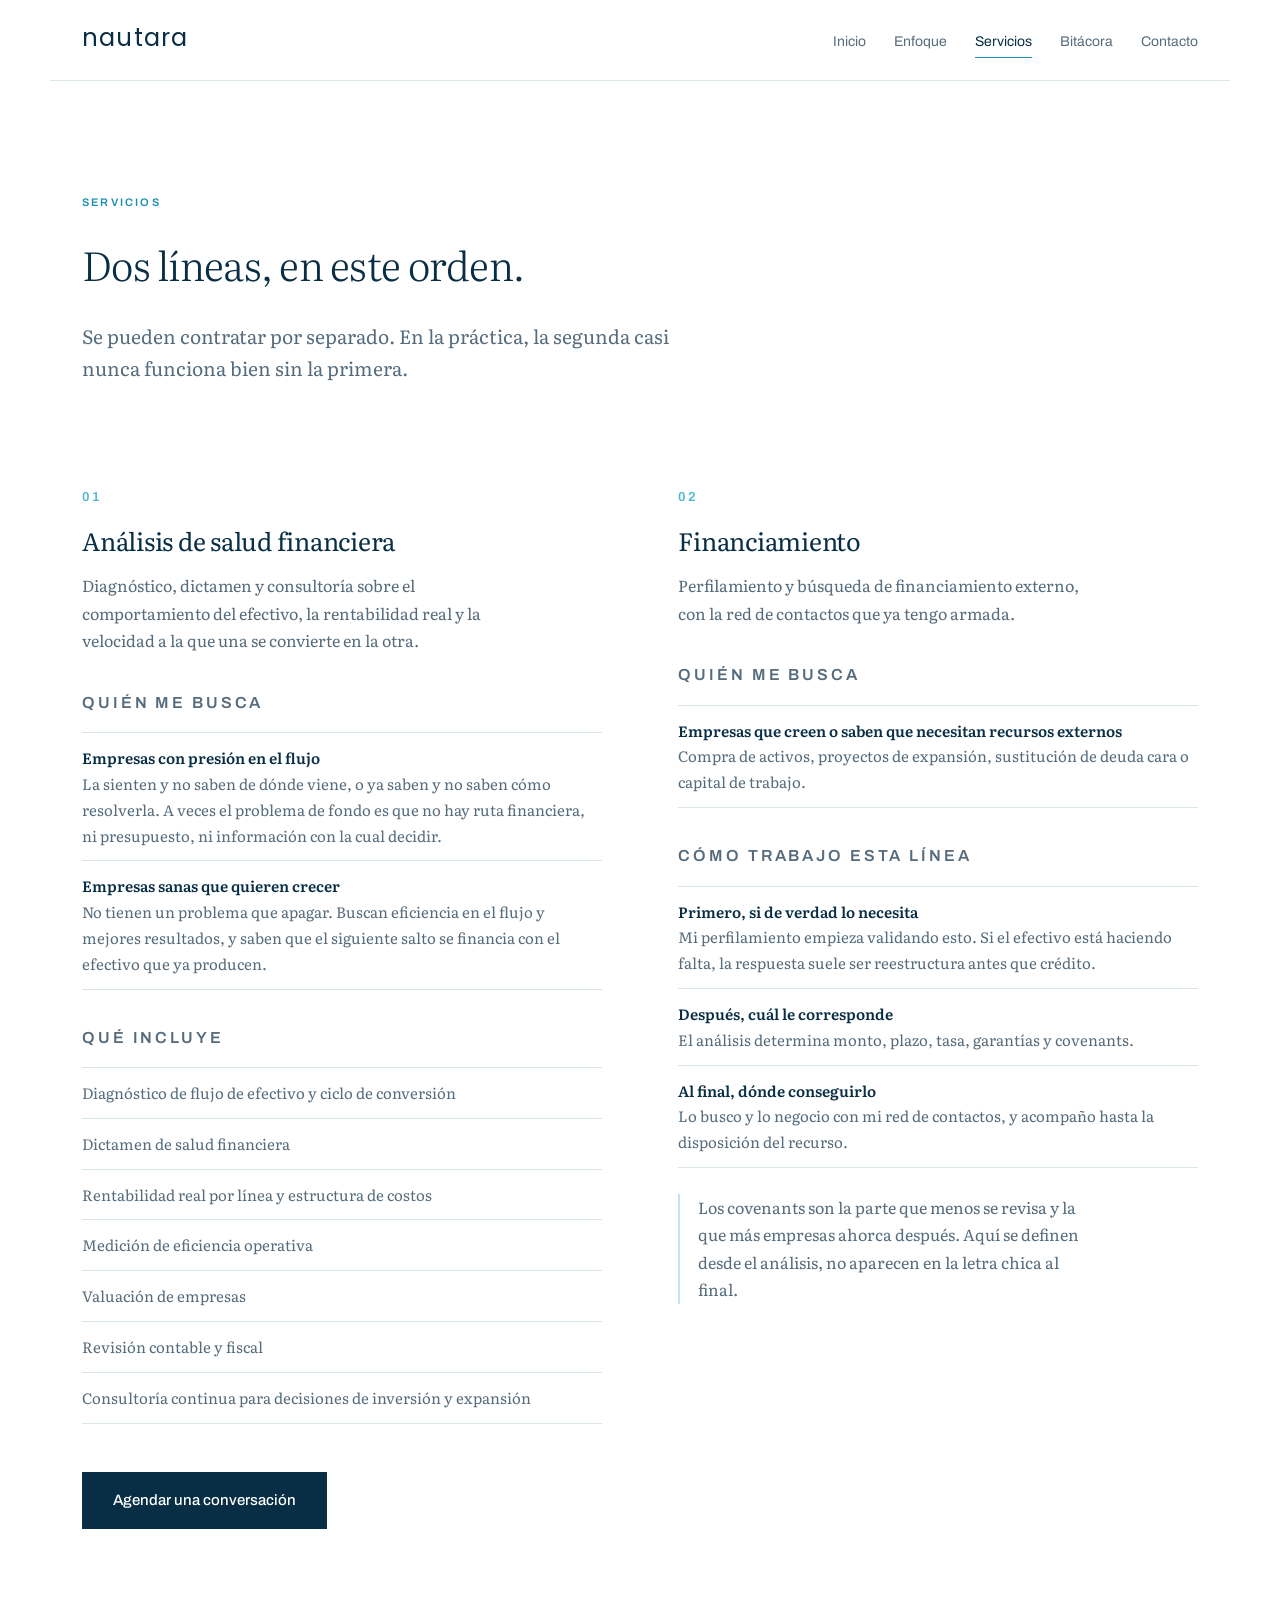
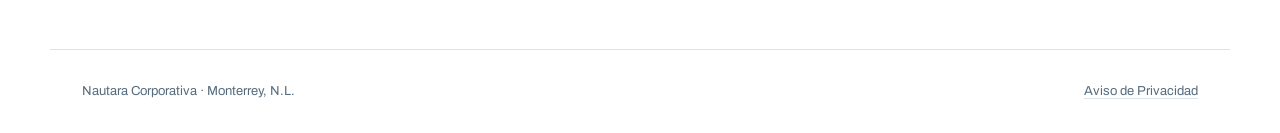
<file: servicios/index.html>
<!doctype html>
<html lang="es-MX">
<head>
<meta charset="utf-8">
<meta name="viewport" content="width=device-width, initial-scale=1">
<title>Servicios · Nautara Corporativa</title>
<meta name="description" content="Análisis de salud financiera y gestión de financiamiento para empresas: diagnóstico, dictamen, perfilamiento y búsqueda de crédito.">
<link rel="canonical" href="https://nautara.com.mx/servicios/">
<meta property="og:title" content="Servicios · Nautara Corporativa">
<meta property="og:description" content="Análisis de salud financiera y gestión de financiamiento para empresas: diagnóstico, dictamen, perfilamiento y búsqueda de crédito.">
<meta property="og:type" content="website">
<meta property="og:locale" content="es_MX">
<meta property="og:url" content="https://nautara.com.mx/servicios/">
<link rel="preconnect" href="https://fonts.gstatic.com" crossorigin>
<link rel="stylesheet" href="https://fonts.googleapis.com/css2?family=Poppins:wght@400&family=Literata:opsz,wght@7..72,300;7..72,400;7..72,600&family=Archivo:wght@400;500;600&display=swap">
<link rel="stylesheet" href="/assets/estilos.css">
</head>
<body>

<a class="saltar" href="#principal">Saltar al contenido</a>

<header class="barra">
  <div class="barra-in">
    <a class="logotipo" href="/">nautara</a>
    <nav aria-label="Principal">
      <a href="/">Inicio</a>
      <a href="/enfoque/">Enfoque</a>
      <a href="/servicios/" aria-current="page">Servicios</a>
      <a href="/bitacora/">Bitácora</a>
      <a href="/contacto/">Contacto</a>
    </nav>
  </div>
</header>

<main class="envoltura" id="principal">
  <p class="cejilla">Servicios</p>
  <h2>Dos líneas, en este orden.</h2>
  <p class="entrada">Se pueden contratar por separado. En la práctica, la segunda casi nunca funciona bien sin la primera.</p>

  <div class="lineas">
    <div class="linea">
      <span class="ordinal">01</span>
      <h3>Análisis de salud financiera</h3>
      <p>Diagnóstico, dictamen y consultoría sobre el comportamiento del efectivo, la rentabilidad real y la velocidad a la que una se convierte en la otra.</p>

      <p class="sub">Quién me busca</p>
      <ul class="lista">
        <li><strong>Empresas con presión en el flujo</strong>La sienten y no saben de dónde viene, o ya saben y no saben cómo resolverla. A veces el problema de fondo es que no hay ruta financiera, ni presupuesto, ni información con la cual decidir.</li>
        <li><strong>Empresas sanas que quieren crecer</strong>No tienen un problema que apagar. Buscan eficiencia en el flujo y mejores resultados, y saben que el siguiente salto se financia con el efectivo que ya producen.</li>
      </ul>

      <p class="sub">Qué incluye</p>
      <ul class="lista">
        <li>Diagnóstico de flujo de efectivo y ciclo de conversión</li>
        <li>Dictamen de salud financiera</li>
        <li>Rentabilidad real por línea y estructura de costos</li>
        <li>Medición de eficiencia operativa</li>
        <li>Valuación de empresas</li>
        <li>Revisión contable y fiscal</li>
        <li>Consultoría continua para decisiones de inversión y expansión</li>
      </ul>
    </div>

    <div class="linea">
      <span class="ordinal">02</span>
      <h3>Financiamiento</h3>
      <p>Perfilamiento y búsqueda de financiamiento externo, con la red de contactos que ya tengo armada.</p>

      <p class="sub">Quién me busca</p>
      <ul class="lista">
        <li><strong>Empresas que creen o saben que necesitan recursos externos</strong>Compra de activos, proyectos de expansión, sustitución de deuda cara o capital de trabajo.</li>
      </ul>

      <p class="sub">Cómo trabajo esta línea</p>
      <ul class="lista">
        <li><strong>Primero, si de verdad lo necesita</strong>Mi perfilamiento empieza validando esto. Si el efectivo está haciendo falta, la respuesta suele ser reestructura antes que crédito.</li>
        <li><strong>Después, cuál le corresponde</strong>El análisis determina monto, plazo, tasa, garantías y covenants.</li>
        <li><strong>Al final, dónde conseguirlo</strong>Lo busco y lo negocio con mi red de contactos, y acompaño hasta la disposición del recurso.</li>
      </ul>

      <p class="aclaracion">Los covenants son la parte que menos se revisa y la que más empresas ahorca después. Aquí se definen desde el análisis, no aparecen en la letra chica al final.</p>
    </div>
  </div>

  <div class="acciones">
    <a class="btn" href="/contacto/">Agendar una conversación</a>
  </div>

</main>

<footer>
  <div class="pie-in">
    <span>Nautara Corporativa · Monterrey, N.L.</span>
    <span><a href="/aviso-de-privacidad/">Aviso de Privacidad</a></span>
  </div>
</footer>

</body>
</html>
</file>
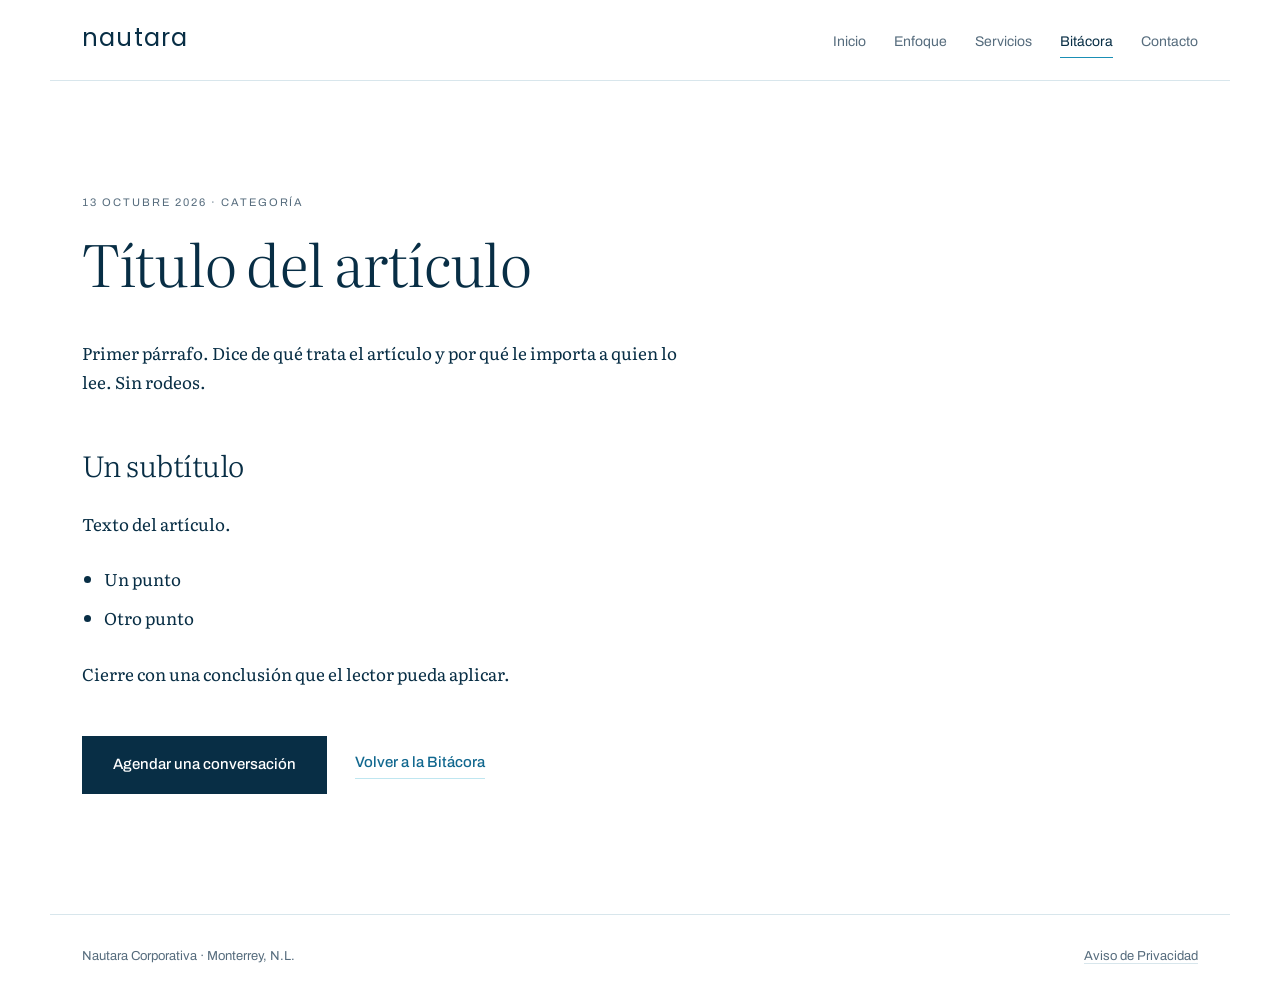
<file: bitacora/_plantilla.html>
<!doctype html>
<html lang="es-MX">
<head>
<meta charset="utf-8">
<meta name="viewport" content="width=device-width, initial-scale=1">
<title>Título del artículo · Nautara Corporativa</title>
<meta name="description" content="Resumen del artículo en una frase.">
<link rel="canonical" href="https://nautara.com.mx/bitacora/plantilla/">
<meta property="og:title" content="Título del artículo · Nautara Corporativa">
<meta property="og:description" content="Resumen del artículo en una frase.">
<meta property="og:type" content="website">
<meta property="og:locale" content="es_MX">
<meta property="og:url" content="https://nautara.com.mx/bitacora/plantilla/">
<link rel="preconnect" href="https://fonts.gstatic.com" crossorigin>
<link rel="stylesheet" href="https://fonts.googleapis.com/css2?family=Poppins:wght@400&family=Literata:opsz,wght@7..72,300;7..72,400;7..72,600&family=Archivo:wght@400;500;600&display=swap">
<link rel="stylesheet" href="/assets/estilos.css">
</head>
<body>

<a class="saltar" href="#principal">Saltar al contenido</a>

<header class="barra">
  <div class="barra-in">
    <a class="logotipo" href="/">nautara</a>
    <nav aria-label="Principal">
      <a href="/">Inicio</a>
      <a href="/enfoque/">Enfoque</a>
      <a href="/servicios/">Servicios</a>
      <a href="/bitacora/" aria-current="page">Bitácora</a>
      <a href="/contacto/">Contacto</a>
    </nav>
  </div>
</header>

<main class="envoltura" id="principal">
  <!-- ====================================================================
       PLANTILLA DE ARTICULO

       Para publicar uno nuevo:
       1. Copie esta carpeta y renombrela con el titulo en minusculas y
          guiones. Ejemplo: bitacora/los-covenants-que-firmo-sin-leer/
       2. Cambie el <title> y la <meta name="description"> de arriba.
       3. Cambie el <link rel="canonical"> por la direccion nueva.
       4. Escriba el articulo aqui abajo.
       5. Agregue el enlace en bitacora/index.html.

       Las direcciones no llevan fecha. Asi un articulo se puede
       actualizar sin que la direccion quede desfasada.
       ==================================================================== -->

  <p class="meta">13 octubre 2026 · Categoría</p>
  <h1 style="margin-top:16px">Título del artículo</h1>

  <div class="cuerpo">
    <p>Primer párrafo. Dice de qué trata el artículo y por qué le importa a quien lo lee. Sin rodeos.</p>

    <h2>Un subtítulo</h2>
    <p>Texto del artículo.</p>

    <ul>
      <li>Un punto</li>
      <li>Otro punto</li>
    </ul>

    <p>Cierre con una conclusión que el lector pueda aplicar.</p>
  </div>

  <div class="acciones">
    <a class="btn" href="/contacto/">Agendar una conversación</a>
    <a class="enlace" href="/bitacora/">Volver a la Bitácora</a>
  </div>

</main>

<footer>
  <div class="pie-in">
    <span>Nautara Corporativa · Monterrey, N.L.</span>
    <span><a href="/aviso-de-privacidad/">Aviso de Privacidad</a></span>
  </div>
</footer>

</body>
</html>
</file>
<file: assets/estilos.css>
/* Nautara Corporativa — hoja de estilos unica.
   Blanco total, columna editorial estrecha, mucho aire vertical.
   Escala de azules articos del abismo a la escarcha, solo en acentos y datos.
   Serif de lectura para el texto, grotesca para etiquetas y cifras. */

:root{
  --blanco:#FFFFFF;
  --abismo:#082E45;
  --profundo:#0D4260;
  --marino:#12688F;
  --glaciar:#1A8FB5;
  --hielo:#4FB8D1;
  --escarcha:#BFE6F0;
  --niebla:#EDF6F9;
  --gris:#566C7D;
  --filete:#D8E6EC;
  --serif:"Literata",Georgia,"Times New Roman",serif;
  --sans:"Archivo","Segoe UI",system-ui,sans-serif;
  --marca:"Poppins","Segoe UI",system-ui,sans-serif;
  color-scheme:light;
}

*{box-sizing:border-box}
html{-webkit-text-size-adjust:100%}
body{
  margin:0; background:var(--blanco); color:var(--abismo);
  font-family:var(--serif); font-size:17px; line-height:1.72;
  -webkit-font-smoothing:antialiased;
}
img{max-width:100%; height:auto}
h1,h2,h3{margin:0; font-family:var(--serif); font-weight:400; text-wrap:balance; line-height:1.2}
h4{margin:0; font-family:var(--sans); font-weight:600; text-wrap:balance}
p{margin:0}
a{color:inherit}

.saltar{
  position:absolute; left:-9999px; top:0; background:var(--abismo); color:var(--blanco);
  font-family:var(--sans); font-size:14px; padding:12px 18px; z-index:50;
}
.saltar:focus{left:0}

/* barra */
.barra{position:sticky; top:0; z-index:10; background:var(--blanco)}
.barra-in{
  max-width:1180px; margin:0 auto; padding:26px 32px 22px;
  display:flex; align-items:baseline; gap:28px; flex-wrap:wrap;
  border-bottom:1px solid var(--filete);
}
.logotipo{
  font-family:var(--marca); font-weight:400; font-size:24px;
  letter-spacing:.05em; line-height:1; margin-right:auto; text-decoration:none;
}
nav{display:flex; gap:28px; flex-wrap:wrap}
nav a{
  font-family:var(--sans); font-size:14px; color:var(--gris); text-decoration:none;
  padding-bottom:3px; border-bottom:1px solid transparent;
}
nav a:hover{color:var(--abismo)}
nav a[aria-current="page"]{color:var(--abismo); border-bottom-color:var(--glaciar)}
a:focus-visible,button:focus-visible,input:focus-visible,textarea:focus-visible,select:focus-visible{
  outline:2px solid var(--glaciar); outline-offset:3px;
}

.envoltura{max-width:1180px; margin:0 auto; padding:clamp(64px,9vw,112px) 32px 120px}

.cejilla{
  font-family:var(--sans); font-size:11px; letter-spacing:.2em; text-transform:uppercase;
  color:var(--glaciar); font-weight:600; margin-bottom:28px;
}
h1{font-size:clamp(34px,5.2vw,58px); font-weight:300; letter-spacing:-.022em; max-width:18ch}
h2{font-size:clamp(27px,3.8vw,40px); font-weight:300; letter-spacing:-.018em; max-width:20ch}
h3{font-size:clamp(20px,2.3vw,25px); font-weight:400; letter-spacing:-.01em}
h4{font-size:15px}
.entrada{font-size:clamp(18px,1.5vw,20px); line-height:1.65; color:var(--gris); margin-top:32px; max-width:54ch}
.parrafo{margin-top:26px; color:var(--gris); max-width:60ch}
.parrafo strong{font-weight:600; color:var(--abismo)}

.acciones{display:flex; gap:28px; align-items:center; flex-wrap:wrap; margin-top:48px}
.btn{
  font-family:var(--sans); font-size:15px; font-weight:500; cursor:pointer; text-decoration:none;
  display:inline-block; padding:15px 30px; border:1px solid var(--abismo);
  background:var(--abismo); color:var(--blanco); border-radius:0;
}
.btn:hover{background:var(--profundo); border-color:var(--profundo)}
.enlace{
  font-family:var(--sans); font-size:15px; font-weight:500; color:var(--marino);
  background:none; border:0; padding:0 0 2px; cursor:pointer; text-decoration:none;
  display:inline-block; border-bottom:1px solid var(--escarcha);
}
.enlace:hover{border-bottom-color:var(--glaciar)}

.aire{height:clamp(56px,8vw,96px)}
.filete{border:0; border-top:1px solid var(--filete); margin:0}
.destacado{margin-top:44px; max-width:62ch; font-size:clamp(18px,1.6vw,21px); line-height:1.6; color:var(--gris)}
.destacado strong{font-weight:600; color:var(--abismo)}

/* situaciones */
.situaciones{display:grid; gap:clamp(34px,4vw,44px); margin-top:clamp(56px,7vw,80px)}
@media(min-width:820px){.situaciones{grid-template-columns:repeat(3,1fr)}}
.situacion{min-width:0; border-top:1px solid var(--filete); padding-top:24px}
.situacion h3{font-size:clamp(19px,2vw,22px); margin-bottom:12px}
.situacion p{color:var(--gris); font-size:15px; margin-bottom:16px}

/* listas numeradas */
.preguntas{list-style:none; padding:0; margin:clamp(44px,5vw,64px) 0 0; max-width:62ch}
.preguntas li{
  display:grid; grid-template-columns:auto 1fr; gap:22px; align-items:baseline;
  padding:19px 0; border-top:1px solid var(--filete);
}
.preguntas li:last-child{border-bottom:1px solid var(--filete)}
.preguntas b{
  font-family:var(--sans); font-size:12px; font-weight:600; color:var(--hielo);
  letter-spacing:.1em; font-variant-numeric:tabular-nums;
}
.preguntas span{font-size:clamp(17px,1.9vw,20px); color:var(--abismo); min-width:0}

/* dos lineas */
.lineas{display:grid; gap:clamp(48px,6vw,80px); margin-top:clamp(64px,8vw,104px)}
@media(min-width:860px){.lineas{grid-template-columns:1fr 1fr}}
.linea{min-width:0}
.ordinal{
  font-family:var(--sans); font-size:13px; font-weight:600; color:var(--hielo);
  letter-spacing:.14em; font-variant-numeric:tabular-nums; display:block; margin-bottom:18px;
}
.linea h3{margin-bottom:16px}
.linea p{color:var(--gris); font-size:16px; max-width:46ch}
.sub{
  font-family:var(--sans); font-size:11px; letter-spacing:.18em; text-transform:uppercase;
  color:var(--gris); font-weight:600; margin:34px 0 0;
}
.lista{list-style:none; padding:0; margin:16px 0 0}
.lista li{font-size:15px; color:var(--gris); padding:12px 0; border-top:1px solid var(--filete)}
.lista li:last-child{border-bottom:1px solid var(--filete)}
.lista li strong{font-weight:600; color:var(--abismo); display:block}
.aclaracion{
  margin-top:26px; padding-left:18px; border-left:2px solid var(--escarcha);
  font-size:15px; color:var(--marino); max-width:46ch;
}

/* principios */
.principios{display:grid; gap:clamp(36px,4vw,56px); margin-top:clamp(56px,7vw,88px)}
@media(min-width:760px){.principios{grid-template-columns:repeat(2,1fr)}}
.principio{min-width:0}
.principio h4{margin-bottom:12px}
.principio p{color:var(--gris); font-size:16px; max-width:44ch}

/* medidor */
.medidor{margin-top:clamp(56px,7vw,88px); overflow-x:auto}
.medidor table{border-collapse:collapse; width:100%; min-width:420px; max-width:720px}
.medidor caption{
  text-align:left; font-family:var(--sans); font-size:11px; letter-spacing:.2em;
  text-transform:uppercase; color:var(--glaciar); font-weight:600; padding-bottom:22px;
}
.medidor td{padding:14px 0; font-size:16px; border-top:1px solid var(--filete); color:var(--gris)}
.medidor td:first-child{color:var(--abismo); width:42%}
.medidor td:last-child{
  text-align:right; width:76px; color:var(--abismo);
  font-family:var(--sans); font-variant-numeric:tabular-nums; font-size:16px;
}
.medidor .total td{font-weight:600; color:var(--abismo); border-top:1px solid var(--abismo)}
.barra-dato{height:6px; background:var(--glaciar); min-width:3px}
.barra-dato.resta{background:var(--escarcha)}
.pie{font-size:15px; color:var(--gris); margin-top:26px; max-width:58ch}

/* bitacora */
.nota{
  margin-top:36px; padding-left:18px; border-left:2px solid var(--escarcha);
  font-size:15px; color:var(--marino); max-width:52ch;
}
.articulos{margin-top:clamp(48px,6vw,72px)}
.articulo{display:block; padding:34px 0; border-top:1px solid var(--filete); text-decoration:none}
.articulo:last-child{border-bottom:1px solid var(--filete)}
.meta{
  font-family:var(--sans); font-size:11px; letter-spacing:.18em; text-transform:uppercase;
  color:var(--gris); font-variant-numeric:tabular-nums;
}
.articulo h3{margin:14px 0 10px; max-width:26ch}
.articulo:hover h3{color:var(--marino)}
.articulo p{color:var(--gris); font-size:16px; max-width:58ch}

/* texto largo de un articulo */
.cuerpo{max-width:62ch; margin-top:40px}
.cuerpo p{margin-top:26px; color:var(--abismo)}
.cuerpo h2{font-size:clamp(23px,2.6vw,29px); margin-top:52px}
.cuerpo ul{margin:26px 0 0; padding-left:22px; color:var(--abismo)}
.cuerpo li{margin-top:10px}
.cuerpo strong{font-weight:600}

/* contacto */
.contacto{display:grid; gap:clamp(48px,6vw,88px); margin-top:clamp(48px,6vw,72px)}
@media(min-width:860px){.contacto{grid-template-columns:1.15fr .85fr}}
form{min-width:0}
.campo{display:flex; flex-direction:column; gap:8px; margin-bottom:24px}
.campo label{font-family:var(--sans); font-size:13px; font-weight:600}
input,textarea,select{
  font-family:var(--serif); font-size:16px; color:var(--abismo); background:var(--blanco);
  border:0; border-bottom:1px solid var(--filete); border-radius:0; padding:10px 2px; width:100%;
}
input:focus,textarea:focus,select:focus{border-bottom-color:var(--glaciar)}
textarea{min-height:110px; resize:vertical}
.legal{font-size:14px; color:var(--gris); margin-top:20px; max-width:46ch}
.consentimiento{display:flex; gap:12px; align-items:flex-start; margin-bottom:24px}
.consentimiento input{width:auto; flex:none; margin-top:7px}
.consentimiento label{font-family:var(--sans); font-size:14px; font-weight:400; color:var(--gris)}
.oculto{position:absolute; left:-9999px}
.acuse{margin-top:24px; padding-left:18px; border-left:2px solid var(--glaciar); font-size:15px; color:var(--marino)}
.dato{padding:22px 0; border-top:1px solid var(--filete)}
.dato:last-child{border-bottom:1px solid var(--filete)}
.dato span{
  display:block; font-family:var(--sans); font-size:11px; letter-spacing:.18em;
  text-transform:uppercase; color:var(--gris); margin-bottom:8px;
}
.dato strong{font-weight:400; font-size:17px; word-break:break-word}

footer{margin-top:0}
.pie-in{
  max-width:1180px; margin:0 auto; padding:30px 32px;
  border-top:1px solid var(--filete);
  display:flex; gap:18px; flex-wrap:wrap; justify-content:space-between;
  font-family:var(--sans); font-size:13px; color:var(--gris);
}
.pie-in a{text-decoration:none; border-bottom:1px solid var(--filete)}
/* telefono: el menu de cinco entradas no cabe en un solo renglon,
   asi que se aprieta el tipo y se juntan los renglones */
@media(max-width:620px){
  .barra-in{padding:20px 20px 16px; gap:14px}
  .envoltura{padding-left:20px; padding-right:20px}
  .pie-in{padding-left:20px; padding-right:20px}
  nav{gap:9px 18px}
  nav a{font-size:13px}
}

@media(prefers-reduced-motion:reduce){*{animation:none!important; transition:none!important}}
</file>
